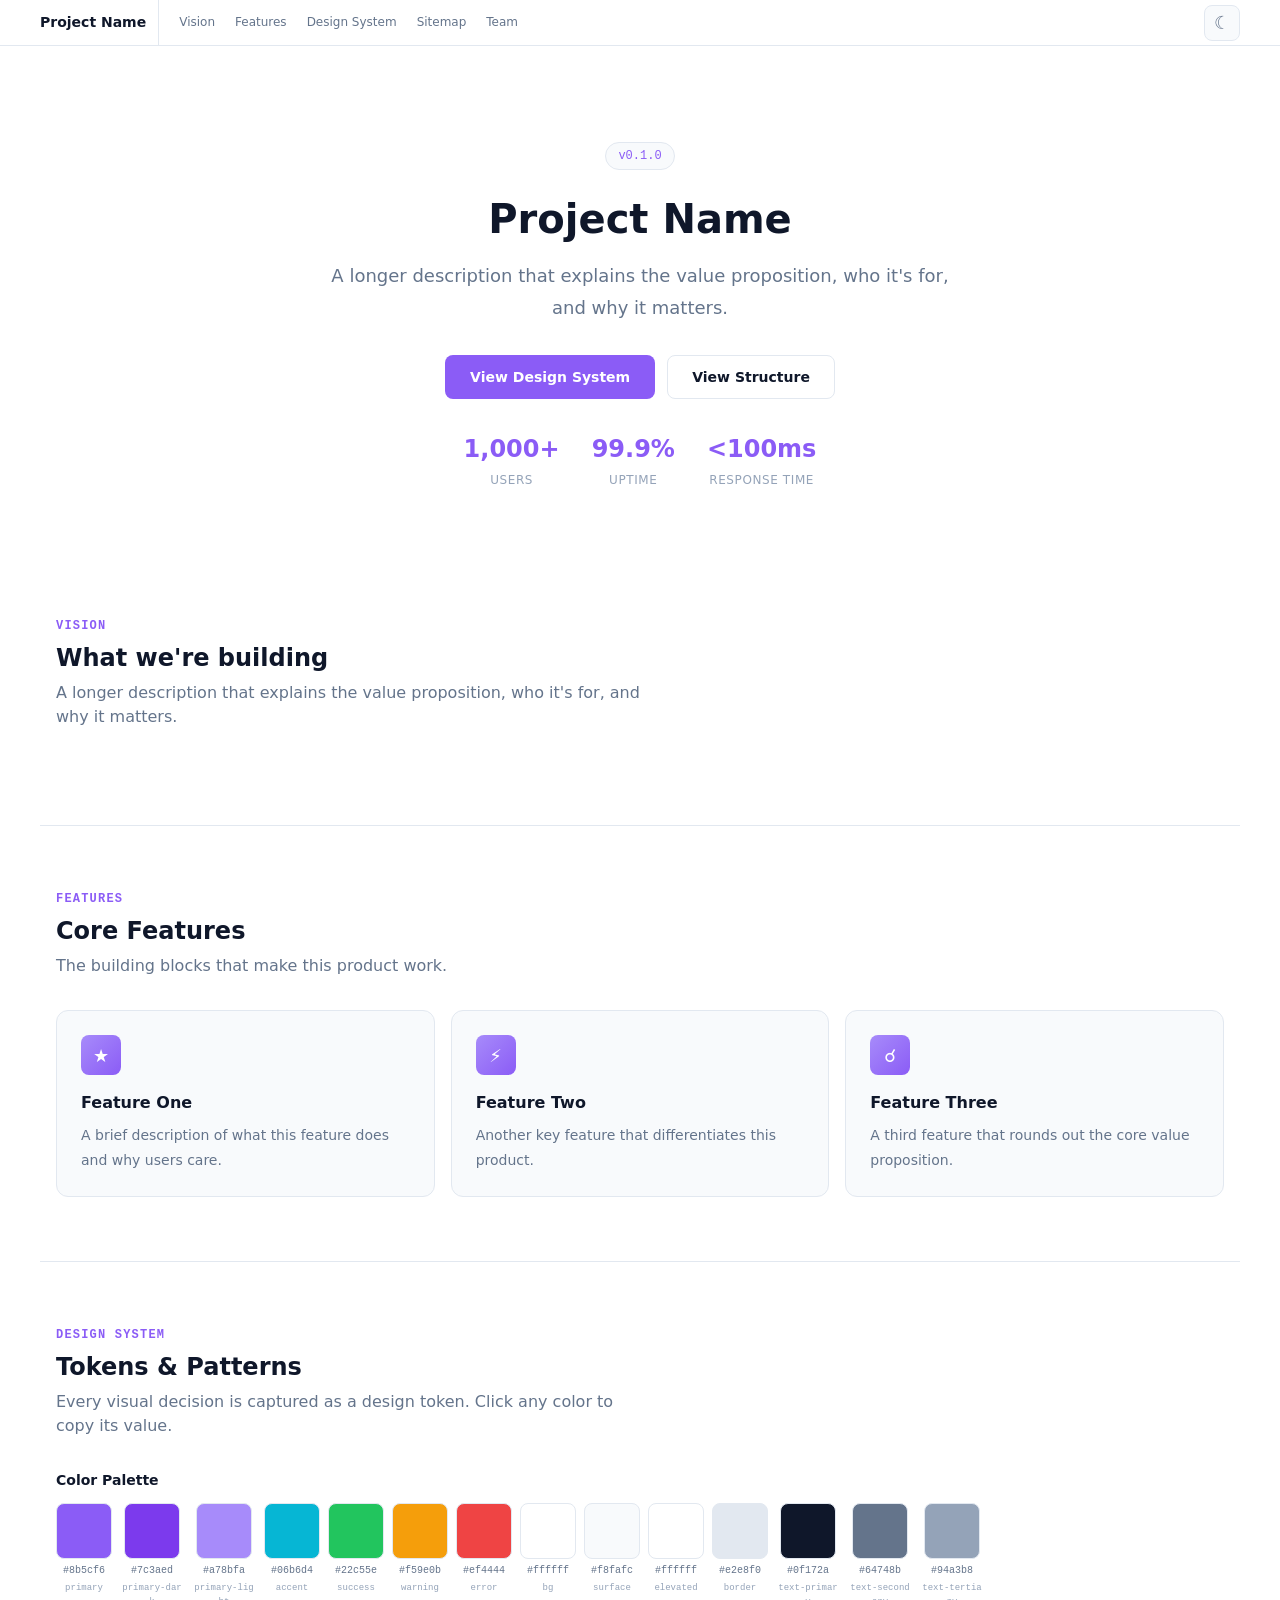
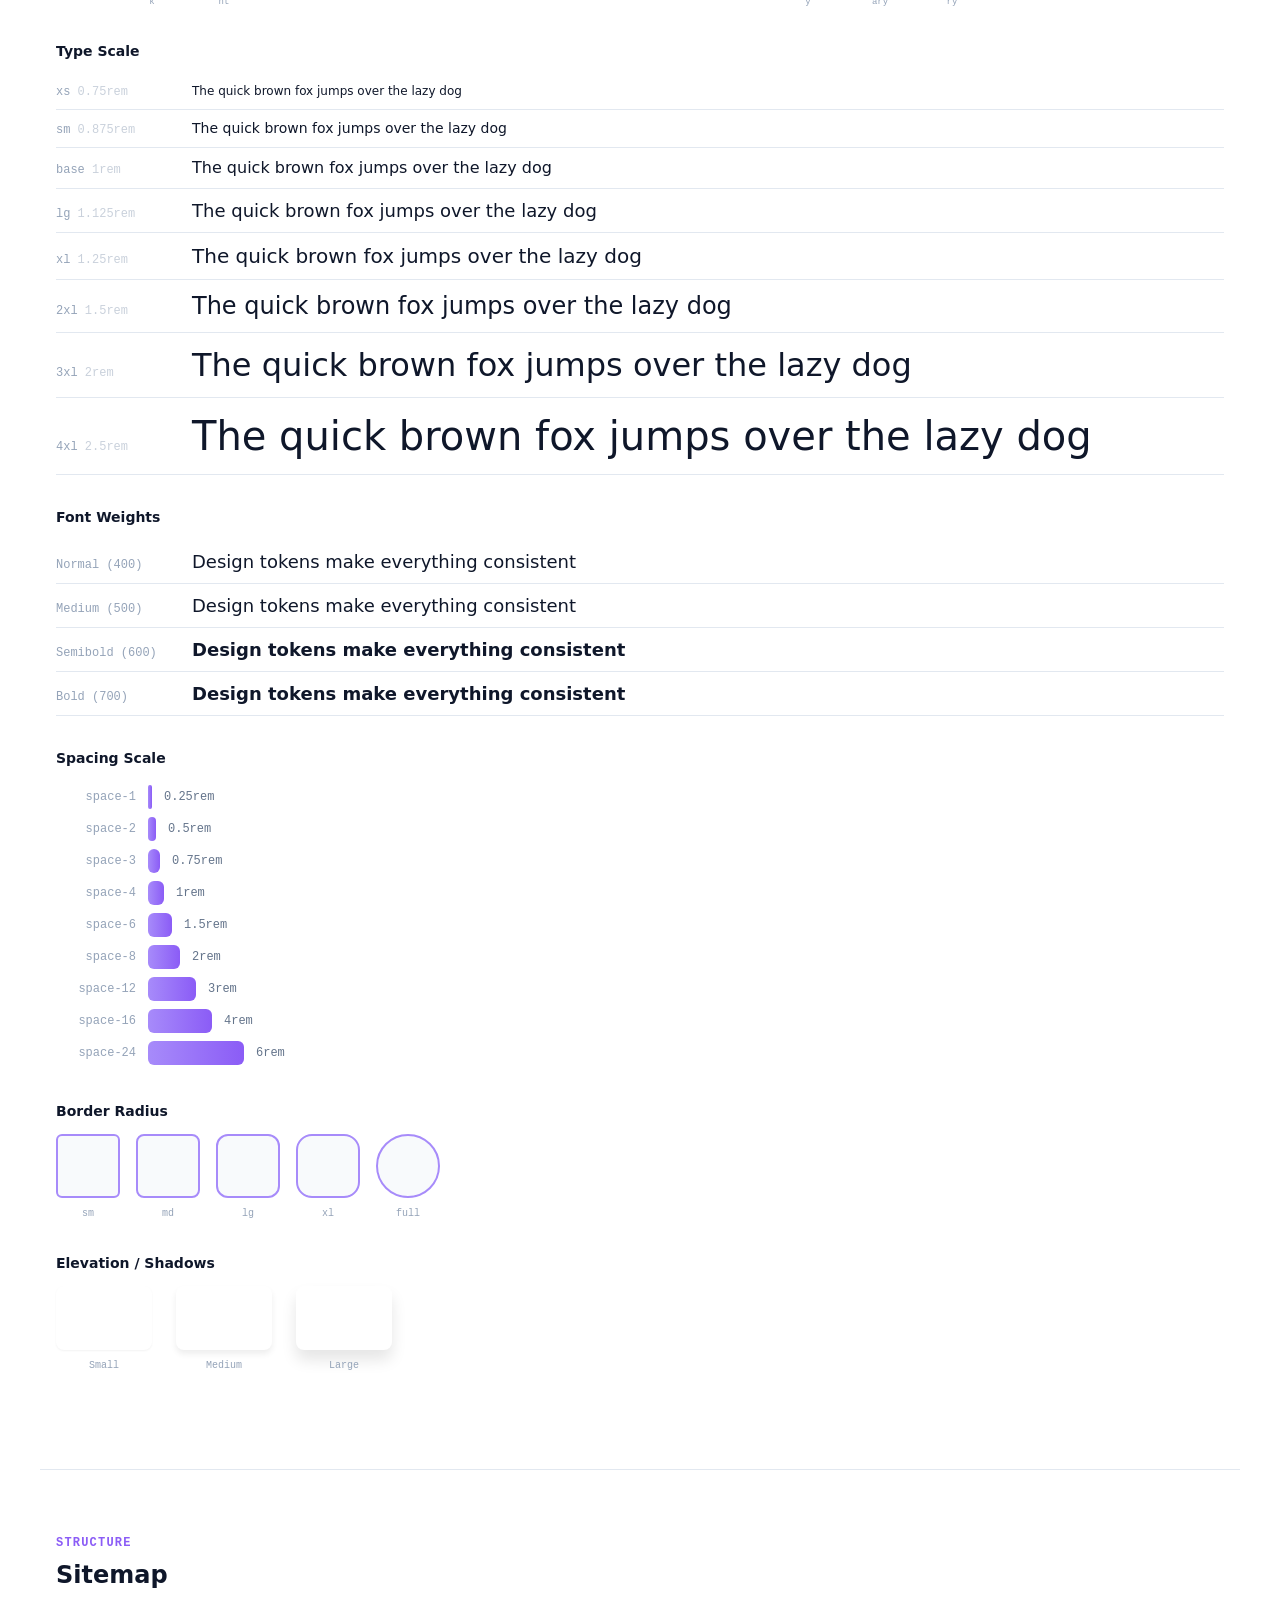
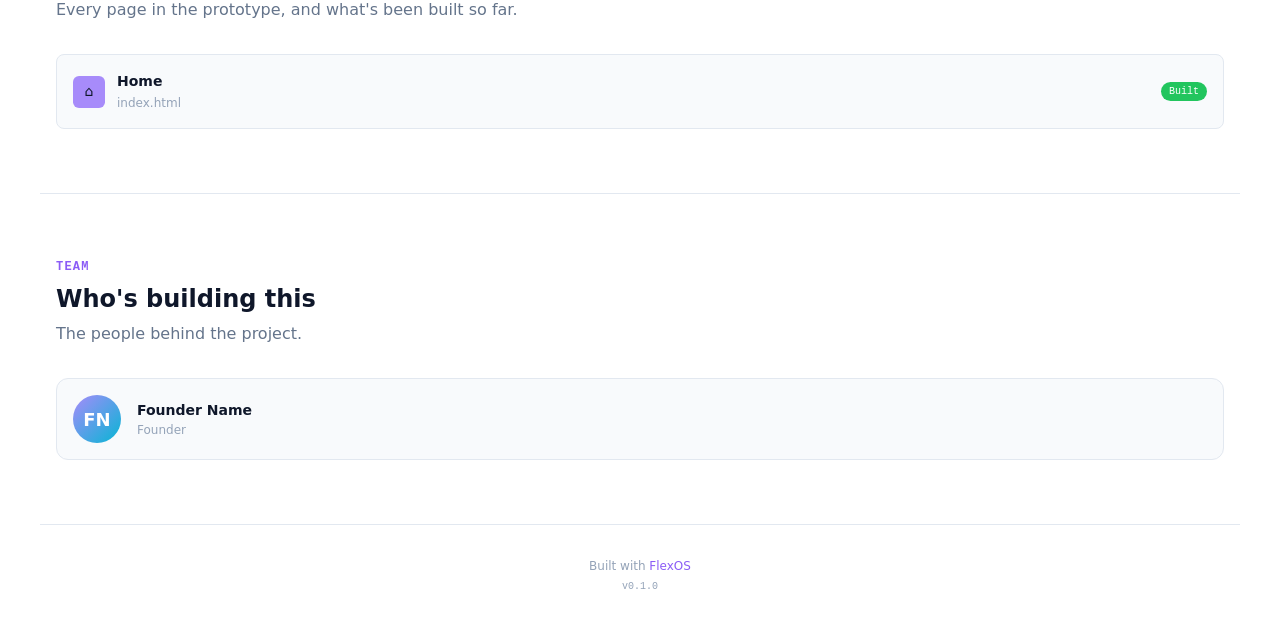
<file: .flexos/prototype/pages/index.html>
<!DOCTYPE html>
<html lang="en" data-theme="light">
<head>
  <meta charset="UTF-8">
  <meta name="viewport" content="width=device-width, initial-scale=1.0">
  <title>Project Showcase</title>
  <link rel="stylesheet" href="../shared/tokens.css">
  <link rel="stylesheet" href="../shared/components.css">
</head>
<body>

  <!-- Nav -->
  <nav class="nav">
    <div class="nav-inner">
      <a href="#" class="nav-brand" id="nav-brand">Project</a>
      <a href="#vision" class="nav-link" data-section="vision">Vision</a>
      <a href="#features" class="nav-link" data-section="features">Features</a>
      <a href="#design-system" class="nav-link" data-section="design-system">Design System</a>
      <a href="#sitemap" class="nav-link" data-section="sitemap">Sitemap</a>
      <a href="#team" class="nav-link" data-section="team">Team</a>
      <div class="nav-actions">
        <button class="theme-toggle" id="theme-toggle" title="Toggle light/dark mode" aria-label="Toggle theme">&#9790;</button>
      </div>
    </div>
  </nav>

  <div class="page">

    <!-- Hero -->
    <section class="hero" id="hero">
      <div class="hero-badge" id="hero-badge">v0.1.0</div>
      <h1 class="hero-title" id="hero-title">Project Name</h1>
      <p class="hero-subtitle" id="hero-subtitle">A short tagline describing what this product does and why it matters.</p>
      <div class="hero-actions">
        <a href="#design-system" class="btn btn-primary">View Design System</a>
        <a href="#sitemap" class="btn btn-outline">View Structure</a>
      </div>
      <div class="stats" id="stats-row"></div>
    </section>

    <!-- Vision -->
    <section class="section" id="vision">
      <div class="section-label">Vision</div>
      <h2 class="section-title">What we're building</h2>
      <p class="section-subtitle" id="vision-description">A longer description that explains the value proposition, who it's for, and why it matters.</p>
    </section>

    <!-- Features -->
    <section class="section" id="features">
      <div class="section-label">Features</div>
      <h2 class="section-title">Core Features</h2>
      <p class="section-subtitle">The building blocks that make this product work.</p>
      <div class="grid grid-3" id="features-grid"></div>
    </section>

    <!-- Design System -->
    <section class="section" id="design-system">
      <div class="section-label">Design System</div>
      <h2 class="section-title">Tokens &amp; Patterns</h2>
      <p class="section-subtitle">Every visual decision is captured as a design token. Click any color to copy its value.</p>

      <div class="token-group">
        <div class="token-group-title">Color Palette</div>
        <div class="swatches" id="color-swatches"></div>
      </div>

      <div class="token-group">
        <div class="token-group-title">Type Scale</div>
        <div id="type-scale"></div>
      </div>

      <div class="token-group">
        <div class="token-group-title">Font Weights</div>
        <div id="font-weights"></div>
      </div>

      <div class="token-group">
        <div class="token-group-title">Spacing Scale</div>
        <div id="spacing-scale"></div>
      </div>

      <div class="token-group">
        <div class="token-group-title">Border Radius</div>
        <div class="radius-demos" id="radius-demos"></div>
      </div>

      <div class="token-group">
        <div class="token-group-title">Elevation / Shadows</div>
        <div class="shadow-demos" id="shadow-demos"></div>
      </div>
    </section>

    <!-- Sitemap -->
    <section class="section" id="sitemap">
      <div class="section-label">Structure</div>
      <h2 class="section-title">Sitemap</h2>
      <p class="section-subtitle">Every page in the prototype, and what's been built so far.</p>
      <div class="grid grid-2" id="sitemap-grid"></div>
    </section>

    <!-- Team -->
    <section class="section" id="team">
      <div class="section-label">Team</div>
      <h2 class="section-title">Who's building this</h2>
      <p class="section-subtitle">The people behind the project.</p>
      <div class="grid grid-2" id="team-grid"></div>
    </section>

    <!-- Footer -->
    <footer class="footer">
      <p class="footer-text">Built with <a href="#">FlexOS</a></p>
      <p class="footer-version" id="footer-version">v0.1.0</p>
    </footer>

  </div>

  <!-- Copy Toast -->
  <div class="toast" id="toast">Copied!</div>

  <script src="../shared/mock-data.js"></script>
  <script>
    // ================================================================
    // Theme Toggle
    // ================================================================
    const themeToggle = document.getElementById('theme-toggle');
    const html = document.documentElement;

    // Restore saved preference
    const saved = localStorage.getItem('theme');
    if (saved) {
      html.setAttribute('data-theme', saved);
    } else if (window.matchMedia('(prefers-color-scheme: dark)').matches) {
      html.setAttribute('data-theme', 'dark');
    }

    function updateToggleIcon() {
      const isDark = html.getAttribute('data-theme') === 'dark';
      themeToggle.innerHTML = isDark ? '&#9788;' : '&#9790;';
      themeToggle.title = isDark ? 'Switch to light mode' : 'Switch to dark mode';
    }

    updateToggleIcon();

    themeToggle.addEventListener('click', () => {
      const isDark = html.getAttribute('data-theme') === 'dark';
      const next = isDark ? 'light' : 'dark';
      html.setAttribute('data-theme', next);
      localStorage.setItem('theme', next);
      updateToggleIcon();
      // Re-render color swatches to show current values
      renderColorSwatches();
    });

    // ================================================================
    // Data Population
    // ================================================================
    const d = MockData;
    const icons = { star: '&#9733;', zap: '&#9889;', shield: '&#9740;', check: '&#10003;', heart: '&#9829;', globe: '&#9793;', home: '&#8962;' };

    document.getElementById('hero-title').textContent = d.project.name;
    document.getElementById('hero-subtitle').textContent = d.project.description;
    document.getElementById('hero-badge').textContent = 'v' + d.project.version;
    document.getElementById('nav-brand').textContent = d.project.name;
    document.getElementById('footer-version').textContent = 'v' + d.project.version;
    document.getElementById('vision-description').textContent = d.project.description;
    document.title = d.project.name + ' — Showcase';

    // Stats
    const statsRow = document.getElementById('stats-row');
    d.stats.forEach(s => {
      const el = document.createElement('div');
      el.className = 'stat';
      el.innerHTML = '<div class="stat-value">' + s.value + '</div><div class="stat-label">' + s.label + '</div>';
      statsRow.appendChild(el);
    });

    // Features
    const featGrid = document.getElementById('features-grid');
    d.features.forEach(f => {
      const el = document.createElement('div');
      el.className = 'card';
      el.innerHTML =
        '<div class="card-icon">' + (icons[f.icon] || '&#9679;') + '</div>' +
        '<div class="card-title">' + f.title + '</div>' +
        '<div class="card-text">' + f.description + '</div>';
      featGrid.appendChild(el);
    });

    // Team
    const teamGrid = document.getElementById('team-grid');
    d.team.forEach(t => {
      const initials = t.name.split(' ').map(w => w[0]).join('').toUpperCase();
      const el = document.createElement('div');
      el.className = 'team-card';
      el.innerHTML =
        '<div class="team-avatar">' + initials + '</div>' +
        '<div><div class="team-name">' + t.name + '</div>' +
        '<div class="team-role">' + t.role + '</div></div>';
      teamGrid.appendChild(el);
    });

    // Sitemap
    const sitemapGrid = document.getElementById('sitemap-grid');
    d.navigation.forEach(p => {
      const el = document.createElement('div');
      el.className = 'sitemap-item';
      el.innerHTML =
        '<div class="sitemap-icon">' + (icons[p.icon] || '&#9679;') + '</div>' +
        '<div class="sitemap-info"><div class="sitemap-name">' + p.label + '</div>' +
        '<div class="sitemap-desc">' + p.href + '</div></div>' +
        '<div class="sitemap-badge">Built</div>';
      sitemapGrid.appendChild(el);
    });

    // ================================================================
    // Design System Showcase
    // ================================================================

    const colorTokens = [
      { name: '--color-primary', group: 'Primary' },
      { name: '--color-primary-dark', group: 'Primary' },
      { name: '--color-primary-light', group: 'Primary' },
      { name: '--color-accent', group: 'Accent' },
      { name: '--color-success', group: 'Semantic' },
      { name: '--color-warning', group: 'Semantic' },
      { name: '--color-error', group: 'Semantic' },
      { name: '--color-bg', group: 'Surface' },
      { name: '--color-surface', group: 'Surface' },
      { name: '--color-elevated', group: 'Surface' },
      { name: '--color-border', group: 'Surface' },
      { name: '--color-text-primary', group: 'Text' },
      { name: '--color-text-secondary', group: 'Text' },
      { name: '--color-text-tertiary', group: 'Text' },
    ];

    function renderColorSwatches() {
      const container = document.getElementById('color-swatches');
      container.innerHTML = '';
      const styles = getComputedStyle(html);
      colorTokens.forEach(t => {
        const val = styles.getPropertyValue(t.name).trim();
        const el = document.createElement('div');
        el.className = 'swatch';
        el.title = 'Click to copy: ' + t.name;
        el.onclick = () => copyToClipboard(val, t.name);
        el.innerHTML =
          '<div class="swatch-color" style="background:' + val + '"></div>' +
          '<div class="swatch-hex">' + val + '</div>' +
          '<div class="swatch-name">' + t.name.replace('--color-', '') + '</div>';
        container.appendChild(el);
      });
    }

    renderColorSwatches();

    // Type Scale
    const typeScaleTokens = [
      { name: '--font-size-xs' },
      { name: '--font-size-sm' },
      { name: '--font-size-base' },
      { name: '--font-size-lg' },
      { name: '--font-size-xl' },
      { name: '--font-size-2xl' },
      { name: '--font-size-3xl' },
      { name: '--font-size-4xl' },
    ];

    const typeContainer = document.getElementById('type-scale');
    typeScaleTokens.forEach(t => {
      const val = getComputedStyle(html).getPropertyValue(t.name).trim();
      const label = t.name.replace('--font-size-', '');
      const el = document.createElement('div');
      el.className = 'type-row';
      el.innerHTML =
        '<div class="type-label">' + label + ' <span class="type-muted">' + val + '</span></div>' +
        '<div class="type-sample" style="font-size:var(' + t.name + ')">The quick brown fox jumps over the lazy dog</div>';
      typeContainer.appendChild(el);
    });

    // Font Weights
    const weightTokens = [
      { name: '--font-weight-normal', label: 'Normal (400)' },
      { name: '--font-weight-medium', label: 'Medium (500)' },
      { name: '--font-weight-semibold', label: 'Semibold (600)' },
      { name: '--font-weight-bold', label: 'Bold (700)' },
    ];

    const weightContainer = document.getElementById('font-weights');
    weightTokens.forEach(w => {
      const el = document.createElement('div');
      el.className = 'type-row';
      el.innerHTML =
        '<div class="type-label">' + w.label + '</div>' +
        '<div class="type-sample" style="font-weight:var(' + w.name + ');font-size:var(--font-size-lg)">Design tokens make everything consistent</div>';
      weightContainer.appendChild(el);
    });

    // Spacing
    const spacingTokens = [
      { name: '--space-1', val: '0.25rem' },
      { name: '--space-2', val: '0.5rem' },
      { name: '--space-3', val: '0.75rem' },
      { name: '--space-4', val: '1rem' },
      { name: '--space-6', val: '1.5rem' },
      { name: '--space-8', val: '2rem' },
      { name: '--space-12', val: '3rem' },
      { name: '--space-16', val: '4rem' },
      { name: '--space-24', val: '6rem' },
    ];

    const spacingContainer = document.getElementById('spacing-scale');
    spacingTokens.forEach(t => {
      const el = document.createElement('div');
      el.className = 'space-row';
      el.innerHTML =
        '<div class="space-label">' + t.name.replace('--', '') + '</div>' +
        '<div class="space-bar" style="width:var(' + t.name + ')"></div>' +
        '<div class="space-value">' + t.val + '</div>';
      spacingContainer.appendChild(el);
    });

    // Border Radius
    const radiusTokens = [
      { name: '--radius-sm' },
      { name: '--radius-md' },
      { name: '--radius-lg' },
      { name: '--radius-xl' },
      { name: '--radius-full' },
    ];

    const radiusContainer = document.getElementById('radius-demos');
    radiusTokens.forEach(t => {
      const el = document.createElement('div');
      el.className = 'radius-demo';
      el.innerHTML =
        '<div class="radius-box" style="border-radius:var(' + t.name + ')"></div>' +
        '<div class="radius-label">' + t.name.replace('--radius-', '') + '</div>';
      radiusContainer.appendChild(el);
    });

    // Shadows
    const shadowTokens = [
      { name: '--shadow-sm', label: 'Small' },
      { name: '--shadow-md', label: 'Medium' },
      { name: '--shadow-lg', label: 'Large' },
    ];

    const shadowContainer = document.getElementById('shadow-demos');
    shadowTokens.forEach(t => {
      const el = document.createElement('div');
      el.className = 'shadow-demo';
      el.innerHTML =
        '<div class="shadow-box" style="box-shadow:var(' + t.name + ')"></div>' +
        '<div class="shadow-label">' + t.label + '</div>';
      shadowContainer.appendChild(el);
    });

    // ================================================================
    // Interactions
    // ================================================================

    function copyToClipboard(text, label) {
      navigator.clipboard.writeText(text).then(() => {
        const toast = document.getElementById('toast');
        toast.textContent = 'Copied ' + label;
        toast.classList.add('show');
        setTimeout(() => toast.classList.remove('show'), 1500);
      });
    }

    // Scroll spy
    const sections = document.querySelectorAll('.section, .hero');
    const navLinks = document.querySelectorAll('.nav-link');

    const observer = new IntersectionObserver((entries) => {
      entries.forEach(entry => {
        if (entry.isIntersecting) {
          const id = entry.target.id;
          navLinks.forEach(link => {
            link.classList.toggle('active', link.getAttribute('data-section') === id);
          });
        }
      });
    }, { rootMargin: '-20% 0px -75% 0px' });

    sections.forEach(s => observer.observe(s));
  </script>
</body>
</html>
</file>
<file: .flexos/prototype/shared/tokens.css>
/* ==========================================================================
   Design Tokens
   Generated from design/design-system.md

   Light mode is default. Dark mode activates via:
   1. [data-theme="dark"] on <html> (manual toggle, takes priority)
   2. @media (prefers-color-scheme: dark) (OS preference, fallback)

   All color tokens are semantic — components use tokens, never raw hex.
   Non-color tokens (typography, spacing, radius, shadow, layout) are
   shared across both modes.
   ========================================================================== */

/* --- Shared Tokens (mode-independent) --- */
:root {
  /* Typography */
  --font-heading: Inter, system-ui, -apple-system, sans-serif;
  --font-body: Inter, system-ui, -apple-system, sans-serif;
  --font-mono: JetBrains Mono, ui-monospace, monospace;
  --font-size-xs: 0.75rem;
  --font-size-sm: 0.875rem;
  --font-size-base: 1rem;
  --font-size-lg: 1.125rem;
  --font-size-xl: 1.25rem;
  --font-size-2xl: 1.5rem;
  --font-size-3xl: 2rem;
  --font-size-4xl: 2.5rem;
  --font-weight-normal: 400;
  --font-weight-medium: 500;
  --font-weight-semibold: 600;
  --font-weight-bold: 700;
  --line-height-tight: 1.25;
  --line-height-normal: 1.5;
  --line-height-relaxed: 1.75;

  /* Spacing */
  --space-1: 0.25rem;
  --space-2: 0.5rem;
  --space-3: 0.75rem;
  --space-4: 1rem;
  --space-6: 1.5rem;
  --space-8: 2rem;
  --space-12: 3rem;
  --space-16: 4rem;
  --space-24: 6rem;

  /* Borders & Radius */
  --radius-sm: 0.375rem;
  --radius-md: 0.5rem;
  --radius-lg: 0.75rem;
  --radius-xl: 1rem;
  --radius-full: 9999px;

  /* Layout */
  --content-max-width: 1200px;
  --sidebar-width: 240px;
  --bottom-nav-height: 56px;
  --touch-target-min: 44px;

  /* Transitions */
  --transition-fast: 0.15s ease;
  --transition-base: 0.2s ease;
  --transition-slow: 0.3s ease;
}

/* --- Light Mode (default) --- */
:root,
[data-theme="light"] {
  --color-primary: #8b5cf6;
  --color-primary-dark: #7c3aed;
  --color-primary-light: #a78bfa;
  --color-accent: #06b6d4;
  --color-success: #22c55e;
  --color-warning: #f59e0b;
  --color-error: #ef4444;

  --color-bg: #ffffff;
  --color-surface: #f8fafc;
  --color-elevated: #ffffff;
  --color-border: #e2e8f0;

  --color-text-primary: #0f172a;
  --color-text-secondary: #64748b;
  --color-text-tertiary: #94a3b8;

  --shadow-sm: 0 1px 2px rgba(0, 0, 0, 0.05);
  --shadow-md: 0 4px 6px rgba(0, 0, 0, 0.07);
  --shadow-lg: 0 10px 15px rgba(0, 0, 0, 0.1);

  --nav-bg: rgba(255, 255, 255, 0.92);
  --color-on-primary: #ffffff;

  color-scheme: light;
}

/* --- Dark Mode --- */
[data-theme="dark"] {
  --color-primary: #a78bfa;
  --color-primary-dark: #8b5cf6;
  --color-primary-light: #c4b5fd;
  --color-accent: #22d3ee;
  --color-success: #4ade80;
  --color-warning: #fbbf24;
  --color-error: #f87171;

  --color-bg: #0f172a;
  --color-surface: #1e293b;
  --color-elevated: #334155;
  --color-border: #334155;

  --color-text-primary: #f1f5f9;
  --color-text-secondary: #94a3b8;
  --color-text-tertiary: #64748b;

  --shadow-sm: 0 1px 2px rgba(0, 0, 0, 0.3);
  --shadow-md: 0 4px 6px rgba(0, 0, 0, 0.4);
  --shadow-lg: 0 10px 15px rgba(0, 0, 0, 0.5);

  --nav-bg: rgba(15, 23, 42, 0.92);
  --color-on-primary: #ffffff;

  color-scheme: dark;
}

/* OS preference fallback (only if no data-theme is set) */
@media (prefers-color-scheme: dark) {
  :root:not([data-theme]) {
    --color-primary: #a78bfa;
    --color-primary-dark: #8b5cf6;
    --color-primary-light: #c4b5fd;
    --color-accent: #22d3ee;
    --color-success: #4ade80;
    --color-warning: #fbbf24;
    --color-error: #f87171;

    --color-bg: #0f172a;
    --color-surface: #1e293b;
    --color-elevated: #334155;
    --color-border: #334155;

    --color-text-primary: #f1f5f9;
    --color-text-secondary: #94a3b8;
    --color-text-tertiary: #64748b;

    --shadow-sm: 0 1px 2px rgba(0, 0, 0, 0.3);
    --shadow-md: 0 4px 6px rgba(0, 0, 0, 0.4);
    --shadow-lg: 0 10px 15px rgba(0, 0, 0, 0.5);

    --nav-bg: rgba(15, 23, 42, 0.92);
    --color-on-primary: #ffffff;

    color-scheme: dark;
  }
}

/* ==========================================================================
   Base Reset & Defaults
   ========================================================================== */

*, *::before, *::after {
  box-sizing: border-box;
  margin: 0;
  padding: 0;
}

html {
  font-family: var(--font-body);
  font-size: var(--font-size-base);
  line-height: var(--line-height-normal);
  color: var(--color-text-primary);
  background: var(--color-bg);
  -webkit-font-smoothing: antialiased;
  -moz-osx-font-smoothing: grayscale;
  transition: background var(--transition-base), color var(--transition-base);
}

body {
  min-height: 100dvh;
}

h1, h2, h3, h4, h5, h6 {
  font-family: var(--font-heading);
  font-weight: var(--font-weight-bold);
  line-height: var(--line-height-tight);
}

a {
  color: var(--color-primary);
  text-decoration: none;
}

a:hover {
  color: var(--color-primary-dark);
}

code, pre {
  font-family: var(--font-mono);
}
</file>
<file: .flexos/prototype/shared/components.css>
/* ==========================================================================
   Shared Components
   Reusable CSS classes for prototype pages.
   Uses design tokens from tokens.css — never hardcodes values.

   Usage: <link rel="stylesheet" href="../shared/components.css">
   (must come after tokens.css)
   ========================================================================== */

/* --- Layout --- */
.page {
  max-width: var(--content-max-width);
  margin: 0 auto;
}

.section {
  padding: var(--space-16) var(--space-4);
}

.section + .section {
  border-top: 1px solid var(--color-border);
}

.section-label {
  font-family: var(--font-mono);
  font-size: var(--font-size-xs);
  font-weight: var(--font-weight-semibold);
  color: var(--color-primary);
  text-transform: uppercase;
  letter-spacing: 0.1em;
  margin-bottom: var(--space-2);
}

.section-title {
  font-size: var(--font-size-2xl);
  margin-bottom: var(--space-2);
}

.section-subtitle {
  font-size: var(--font-size-base);
  color: var(--color-text-secondary);
  margin-bottom: var(--space-8);
  max-width: 600px;
}

/* --- Grids --- */
.grid { display: grid; gap: var(--space-4); }
.grid-2 { grid-template-columns: repeat(auto-fit, minmax(280px, 1fr)); }
.grid-3 { grid-template-columns: repeat(auto-fit, minmax(200px, 1fr)); }
.grid-4 { grid-template-columns: repeat(auto-fit, minmax(160px, 1fr)); }

/* --- Sticky Nav --- */
.nav {
  position: sticky;
  top: 0;
  z-index: 100;
  background: var(--nav-bg);
  backdrop-filter: blur(12px);
  -webkit-backdrop-filter: blur(12px);
  border-bottom: 1px solid var(--color-border);
  padding: 0 var(--space-4);
  transition: background var(--transition-base);
}

.nav-inner {
  max-width: var(--content-max-width);
  margin: 0 auto;
  display: flex;
  align-items: center;
  gap: var(--space-1);
  overflow-x: auto;
  scrollbar-width: none;
  -ms-overflow-style: none;
}

.nav-inner::-webkit-scrollbar { display: none; }

.nav-brand {
  font-weight: var(--font-weight-bold);
  font-size: var(--font-size-sm);
  padding: var(--space-3) var(--space-3) var(--space-3) 0;
  white-space: nowrap;
  border-right: 1px solid var(--color-border);
  margin-right: var(--space-2);
  color: var(--color-text-primary);
  text-decoration: none;
}

.nav-link {
  font-size: var(--font-size-xs);
  font-weight: var(--font-weight-medium);
  color: var(--color-text-secondary);
  text-decoration: none;
  padding: var(--space-3) var(--space-2);
  white-space: nowrap;
  border-bottom: 2px solid transparent;
  transition: all var(--transition-fast);
}

.nav-link:hover { color: var(--color-text-primary); }
.nav-link.active {
  color: var(--color-primary);
  border-bottom-color: var(--color-primary);
}

.nav-actions {
  margin-left: auto;
  display: flex;
  align-items: center;
  gap: var(--space-2);
  padding-left: var(--space-2);
  flex-shrink: 0;
}

/* --- Buttons --- */
.btn {
  display: inline-flex;
  align-items: center;
  justify-content: center;
  min-height: var(--touch-target-min);
  padding: var(--space-2) var(--space-6);
  font-size: var(--font-size-sm);
  font-weight: var(--font-weight-semibold);
  font-family: inherit;
  border-radius: var(--radius-md);
  border: 1.5px solid transparent;
  cursor: pointer;
  transition: all var(--transition-fast);
  text-decoration: none;
  background: none;
  color: inherit;
}

.btn-primary {
  background: var(--color-primary);
  color: var(--color-on-primary);
}
.btn-primary:hover { background: var(--color-primary-dark); color: var(--color-on-primary); }

.btn-outline {
  background: transparent;
  color: var(--color-text-primary);
  border-color: var(--color-border);
}
.btn-outline:hover {
  border-color: var(--color-primary);
  color: var(--color-primary);
}

.btn-ghost {
  background: transparent;
  color: var(--color-text-secondary);
  padding: var(--space-2);
  min-height: auto;
}
.btn-ghost:hover { color: var(--color-text-primary); }

.btn-sm {
  min-height: 32px;
  padding: var(--space-1) var(--space-3);
  font-size: var(--font-size-xs);
}

.btn-icon {
  width: 36px;
  height: 36px;
  padding: 0;
  border-radius: var(--radius-md);
  font-size: var(--font-size-lg);
  min-height: auto;
}

/* --- Hero --- */
.hero {
  padding: var(--space-24) var(--space-4) var(--space-16);
  text-align: center;
}

.hero-badge {
  display: inline-block;
  font-family: var(--font-mono);
  font-size: var(--font-size-xs);
  font-weight: var(--font-weight-medium);
  color: var(--color-primary);
  background: var(--color-surface);
  border: 1px solid var(--color-border);
  border-radius: var(--radius-full);
  padding: var(--space-1) var(--space-3);
  margin-bottom: var(--space-6);
}

.hero-title {
  font-size: var(--font-size-4xl);
  font-weight: var(--font-weight-bold);
  line-height: var(--line-height-tight);
  margin-bottom: var(--space-4);
}

.hero-subtitle {
  font-size: var(--font-size-lg);
  color: var(--color-text-secondary);
  line-height: var(--line-height-relaxed);
  max-width: 640px;
  margin: 0 auto var(--space-8);
}

.hero-actions {
  display: flex;
  gap: var(--space-3);
  justify-content: center;
  flex-wrap: wrap;
}

/* --- Stats --- */
.stats {
  display: flex;
  justify-content: center;
  gap: var(--space-8);
  flex-wrap: wrap;
  margin-top: var(--space-8);
}

.stat { text-align: center; }

.stat-value {
  font-size: var(--font-size-2xl);
  font-weight: var(--font-weight-bold);
  color: var(--color-primary);
}

.stat-label {
  font-size: var(--font-size-xs);
  color: var(--color-text-tertiary);
  text-transform: uppercase;
  letter-spacing: 0.05em;
  margin-top: var(--space-1);
}

/* --- Cards --- */
.card {
  background: var(--color-surface);
  border: 1px solid var(--color-border);
  border-radius: var(--radius-lg);
  padding: var(--space-6);
  transition: box-shadow var(--transition-base), transform var(--transition-base);
}

@media (hover: hover) {
  .card:hover {
    box-shadow: var(--shadow-md);
    transform: translateY(-2px);
  }
}

.card-icon {
  width: 40px;
  height: 40px;
  background: linear-gradient(135deg, var(--color-primary-light), var(--color-primary));
  border-radius: var(--radius-md);
  display: flex;
  align-items: center;
  justify-content: center;
  font-size: var(--font-size-lg);
  margin-bottom: var(--space-4);
  color: white;
}

.card-title {
  font-size: var(--font-size-base);
  font-weight: var(--font-weight-semibold);
  margin-bottom: var(--space-2);
}

.card-text {
  font-size: var(--font-size-sm);
  color: var(--color-text-secondary);
  line-height: var(--line-height-relaxed);
}

/* --- Token Showcase --- */
.token-group { margin-bottom: var(--space-8); }

.token-group-title {
  font-size: var(--font-size-sm);
  font-weight: var(--font-weight-semibold);
  margin-bottom: var(--space-3);
}

/* Color Swatches */
.swatches { display: flex; flex-wrap: wrap; gap: var(--space-2); }

.swatch {
  display: flex;
  flex-direction: column;
  align-items: center;
  gap: var(--space-1);
  cursor: pointer;
  transition: transform var(--transition-fast);
}

.swatch:hover { transform: scale(1.05); }

.swatch-color {
  width: 56px;
  height: 56px;
  border-radius: var(--radius-md);
  border: 1px solid var(--color-border);
  transition: border-color var(--transition-fast);
}

.swatch-name {
  font-family: var(--font-mono);
  font-size: 9px;
  color: var(--color-text-tertiary);
  max-width: 64px;
  text-align: center;
  word-break: break-all;
}

.swatch-hex {
  font-family: var(--font-mono);
  font-size: 10px;
  color: var(--color-text-secondary);
}

/* Type Scale Rows */
.type-row {
  display: flex;
  align-items: baseline;
  gap: var(--space-4);
  padding: var(--space-2) 0;
  border-bottom: 1px solid var(--color-border);
}

.type-label {
  font-family: var(--font-mono);
  font-size: var(--font-size-xs);
  color: var(--color-text-tertiary);
  min-width: 120px;
  flex-shrink: 0;
}

.type-sample { color: var(--color-text-primary); }

.type-muted { opacity: 0.5; }

/* Spacing Bars */
.space-row {
  display: flex;
  align-items: center;
  gap: var(--space-3);
  padding: var(--space-1) 0;
}

.space-label {
  font-family: var(--font-mono);
  font-size: var(--font-size-xs);
  color: var(--color-text-tertiary);
  min-width: 80px;
  text-align: right;
  flex-shrink: 0;
}

.space-bar {
  height: 24px;
  background: linear-gradient(90deg, var(--color-primary-light), var(--color-primary));
  border-radius: var(--radius-sm);
  transition: width var(--transition-slow);
}

.space-value {
  font-family: var(--font-mono);
  font-size: var(--font-size-xs);
  color: var(--color-text-secondary);
  flex-shrink: 0;
}

/* Radius Demos */
.radius-demos { display: flex; flex-wrap: wrap; gap: var(--space-4); align-items: end; }

.radius-demo {
  display: flex;
  flex-direction: column;
  align-items: center;
  gap: var(--space-2);
}

.radius-box {
  width: 64px;
  height: 64px;
  background: var(--color-surface);
  border: 2px solid var(--color-primary-light);
}

.radius-label {
  font-family: var(--font-mono);
  font-size: 10px;
  color: var(--color-text-tertiary);
}

/* Shadow Demos */
.shadow-demos { display: flex; flex-wrap: wrap; gap: var(--space-6); }

.shadow-demo {
  display: flex;
  flex-direction: column;
  align-items: center;
  gap: var(--space-2);
}

.shadow-box {
  width: 96px;
  height: 64px;
  background: var(--color-elevated);
  border-radius: var(--radius-md);
}

.shadow-label {
  font-family: var(--font-mono);
  font-size: 10px;
  color: var(--color-text-tertiary);
}

/* --- Sitemap Items --- */
.sitemap-item {
  background: var(--color-surface);
  border: 1px solid var(--color-border);
  border-radius: var(--radius-md);
  padding: var(--space-4);
  display: flex;
  align-items: center;
  gap: var(--space-3);
}

.sitemap-icon {
  width: 32px;
  height: 32px;
  background: var(--color-primary-light);
  border-radius: var(--radius-sm);
  display: flex;
  align-items: center;
  justify-content: center;
  font-size: var(--font-size-sm);
  flex-shrink: 0;
}

.sitemap-info { flex: 1; min-width: 0; }

.sitemap-name {
  font-size: var(--font-size-sm);
  font-weight: var(--font-weight-semibold);
}

.sitemap-desc {
  font-size: var(--font-size-xs);
  color: var(--color-text-tertiary);
  margin-top: 2px;
}

.sitemap-badge {
  font-family: var(--font-mono);
  font-size: 10px;
  padding: 2px var(--space-2);
  border-radius: var(--radius-full);
  background: var(--color-success);
  color: white;
  flex-shrink: 0;
}

.sitemap-badge.planned {
  background: var(--color-border);
  color: var(--color-text-secondary);
}

/* --- Team --- */
.team-card {
  display: flex;
  align-items: center;
  gap: var(--space-4);
  background: var(--color-surface);
  border: 1px solid var(--color-border);
  border-radius: var(--radius-lg);
  padding: var(--space-4);
}

.team-avatar {
  width: 48px;
  height: 48px;
  background: linear-gradient(135deg, var(--color-primary-light), var(--color-accent));
  border-radius: var(--radius-full);
  display: flex;
  align-items: center;
  justify-content: center;
  font-weight: var(--font-weight-bold);
  color: white;
  font-size: var(--font-size-lg);
  flex-shrink: 0;
}

.team-name {
  font-size: var(--font-size-sm);
  font-weight: var(--font-weight-semibold);
}

.team-role {
  font-size: var(--font-size-xs);
  color: var(--color-text-tertiary);
}

/* --- Footer --- */
.footer {
  text-align: center;
  padding: var(--space-8) var(--space-4);
  border-top: 1px solid var(--color-border);
}

.footer-text {
  font-size: var(--font-size-xs);
  color: var(--color-text-tertiary);
}

.footer-text a { color: var(--color-primary); }

.footer-version {
  font-family: var(--font-mono);
  font-size: 10px;
  color: var(--color-text-tertiary);
  margin-top: var(--space-1);
}

/* --- Toast --- */
.toast {
  position: fixed;
  bottom: var(--space-6);
  left: 50%;
  transform: translateX(-50%) translateY(100px);
  background: var(--color-text-primary);
  color: var(--color-bg);
  font-family: var(--font-mono);
  font-size: var(--font-size-xs);
  padding: var(--space-2) var(--space-4);
  border-radius: var(--radius-full);
  opacity: 0;
  transition: all var(--transition-base);
  pointer-events: none;
  z-index: 200;
}

.toast.show {
  opacity: 1;
  transform: translateX(-50%) translateY(0);
}

/* --- Theme Toggle --- */
.theme-toggle {
  width: 36px;
  height: 36px;
  display: flex;
  align-items: center;
  justify-content: center;
  border-radius: var(--radius-md);
  border: 1px solid var(--color-border);
  background: var(--color-surface);
  cursor: pointer;
  transition: all var(--transition-fast);
  font-size: 18px;
  line-height: 1;
  padding: 0;
  color: var(--color-text-secondary);
}

.theme-toggle:hover {
  border-color: var(--color-primary);
  color: var(--color-primary);
}

/* --- Responsive --- */
@media (max-width: 640px) {
  .hero-title { font-size: var(--font-size-3xl); }
  .hero { padding: var(--space-12) var(--space-4) var(--space-8); }
  .section { padding: var(--space-8) var(--space-4); }
  .stats { gap: var(--space-4); }
  .type-row { flex-direction: column; gap: var(--space-1); }
  .type-label { min-width: 0; }
}
</file>
